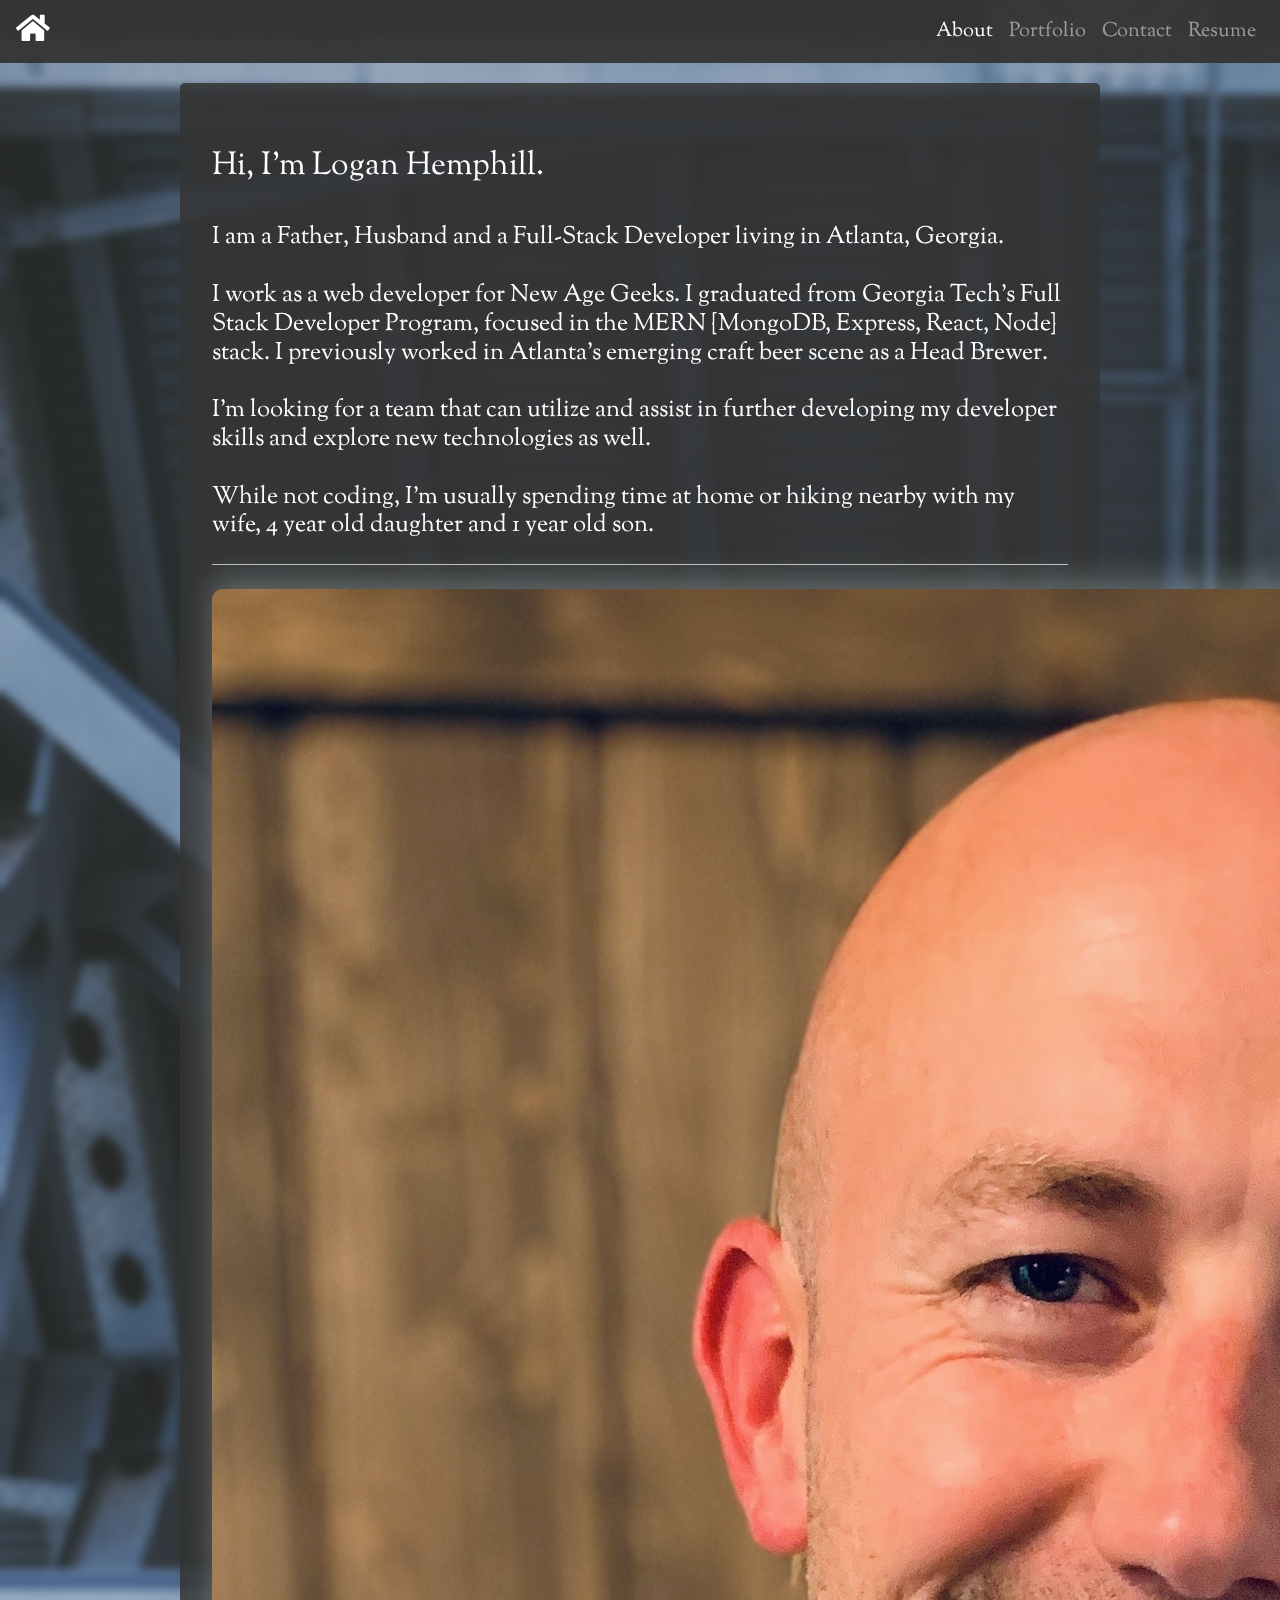
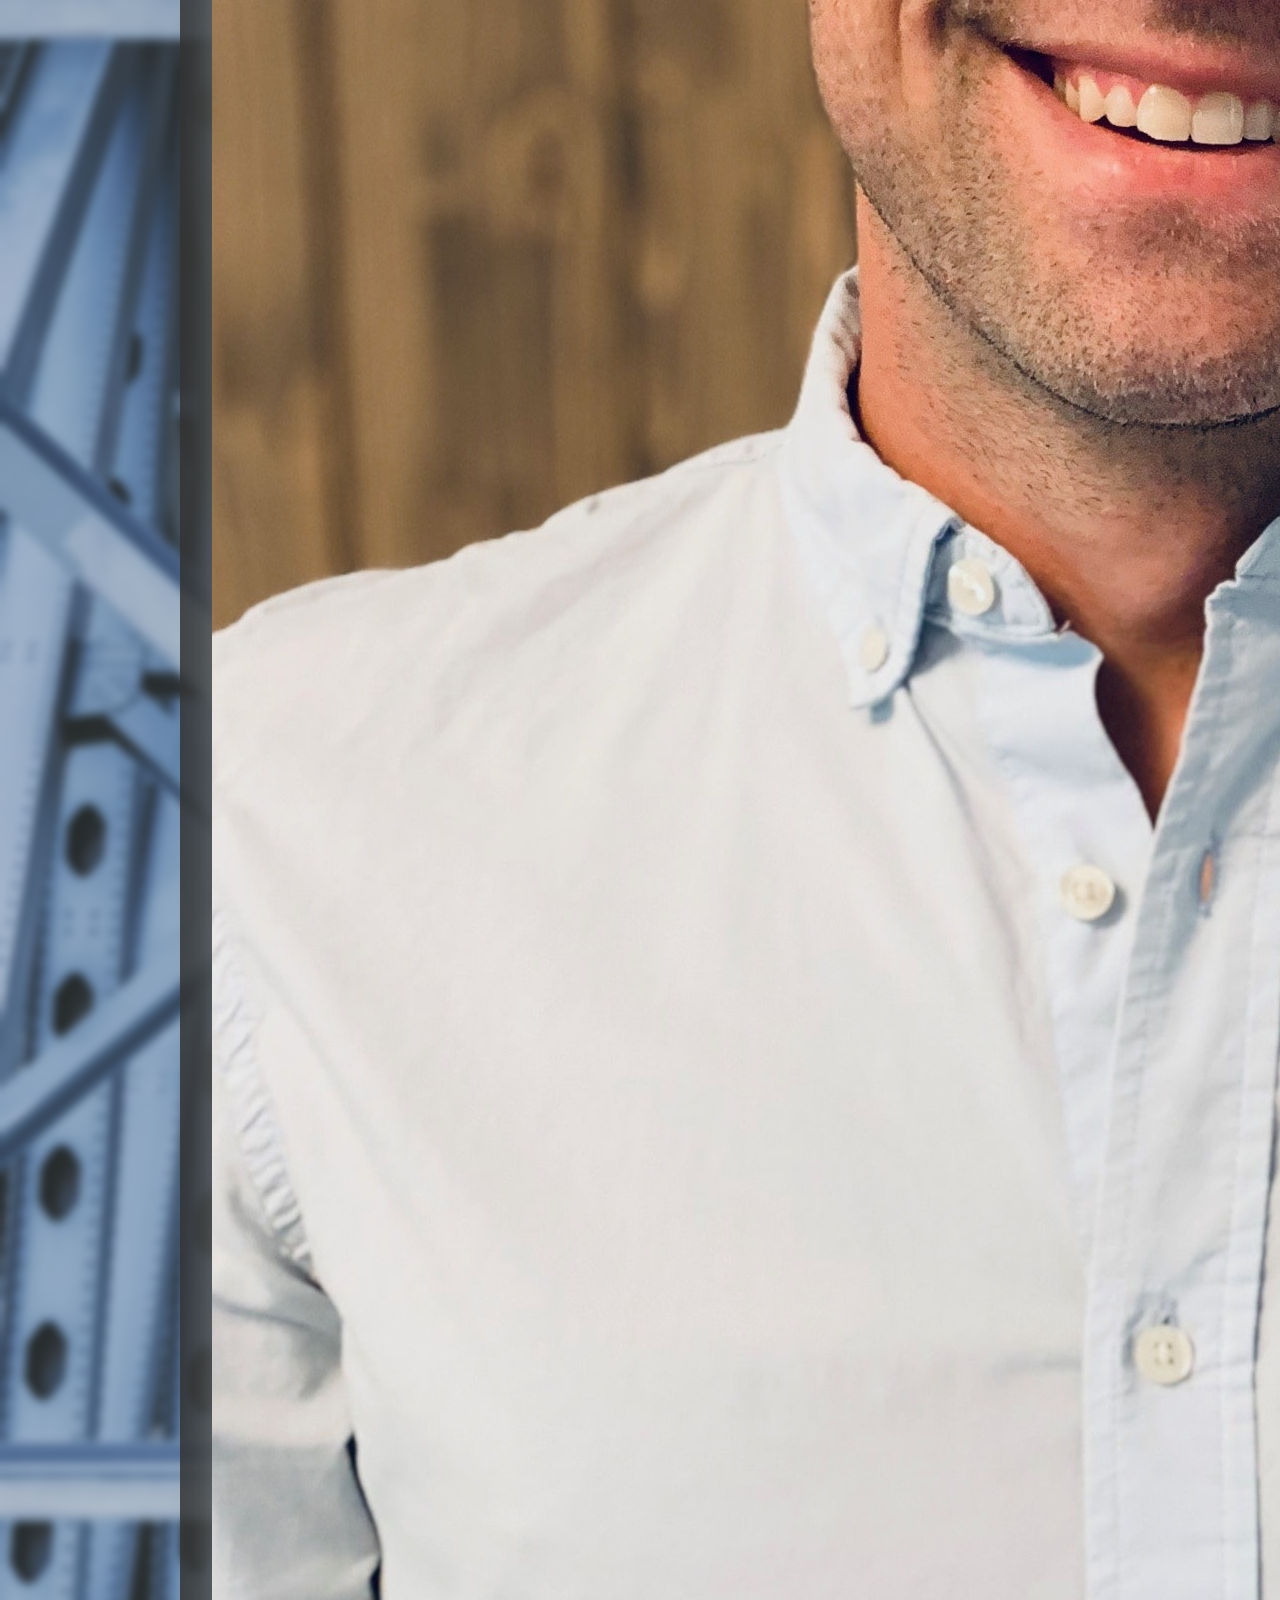
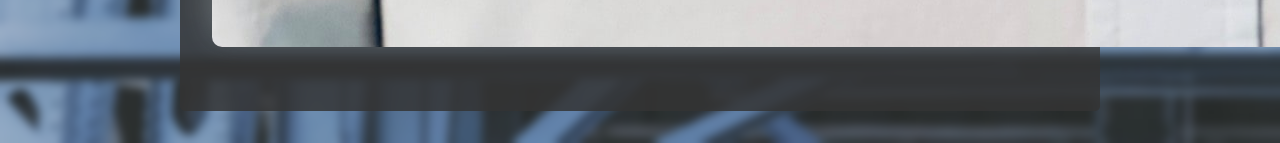
<file: index.html>
<!DOCTYPE html>
<html lang="en">
<head>
    <meta charset="UTF-8">
    <meta name="viewport" content="width=device-width, initial-scale=1.0">
    <meta property="og:image" content="/assets/meta/projectscreenshot.png" />
    <title>Logan Hemphill</title>
    <link rel="stylesheet" href="style.css" type="text/css">
    <link href="https://fonts.googleapis.com/css2?family=Sorts+Mill+Goudy&display=swap" rel="stylesheet">
    <link rel="stylesheet" href="https://stackpath.bootstrapcdn.com/bootstrap/4.4.1/css/bootstrap.min.css" integrity="sha384-Vkoo8x4CGsO3+Hhxv8T/Q5PaXtkKtu6ug5TOeNV6gBiFeWPGFN9MuhOf23Q9Ifjh" crossorigin="anonymous">
    <link href="https://cdnjs.cloudflare.com/ajax/libs/font-awesome/5.15.1/css/all.min.css" rel="stylesheet">
    <!-- Global site tag (gtag.js) - Google Analytics -->
    <script async src="https://www.googletagmanager.com/gtag/js?id=G-658W9H5WNN"></script>
    <script>
      window.dataLayer = window.dataLayer || [];
      function gtag(){dataLayer.push(arguments);}
      gtag('js', new Date());

      gtag('config', 'G-658W9H5WNN');
    </script>

</head>
<body>
    <nav class="navbar navbar-expand-lg navbar-dark">
        <a class="navbar-brand" href="#"><i class="fas fa-home"></i></a>
        <button class="navbar-toggler" type="button" data-toggle="collapse" data-target="#navbarNav" aria-controls="navbarNav" aria-expanded="false" aria-label="Toggle navigation">
          <span class="navbar-toggler-icon"></span>
        </button>
        <div class="collapse navbar-collapse" id="navbarNav">
          <ul class="navbar-nav ml-auto">
            <li class="nav-item active">
              <a class="nav-link" href="index.html">About<span class="sr-only">(current)</span></a>
            </li>
            <li class="nav-item">
              <a class="nav-link" href="portfolio.html">Portfolio</a>
            </li>
            <li class="nav-item">
              <a class="nav-link" href="contact.html">Contact</a>
            </li>
            </li><li class="nav-item">
                <a class="nav-link" href="https://docs.google.com/document/d/1i6aiexfWJKMs-M1T4NbgJuE4h0BM3a5uazQKsr9mnxQ/edit?usp=sharing" target="_blank">Resume</a>
            </li>

          </ul>
        </div>
      </nav>

    <main class="container">
        <div class="row">
            <div class="col-lg-1">
            </div>
            <div class="col-lg-10">
            <section class="jumbotron">
                <div class="row">
                    <div class="col-lg-12">
                        <h2>Hi, I'm Logan Hemphill.</h2>
                          <br>
                          <h4>
                          I am a Father, Husband and a Full-Stack Developer living in Atlanta, Georgia.
                          <br><br>
                          I work as a web developer for New Age Geeks. I graduated from Georgia Tech's Full Stack Developer Program, focused in the MERN {MongoDB, Express, React, Node} stack. I previously worked in Atlanta's emerging craft beer scene as a Head Brewer.
                          <br><br>
                          I'm looking for a team that can utilize and assist in further developing my developer skills and explore new technologies as well.
                          <br><br>
                          While not coding, I'm usually spending time at home or hiking nearby with my wife, 4 year old daughter and 1 year old son.
                          </h4>
                    </div>
                </div>     
                <div class="row">   
                    <div class="col-lg-12">
                        <hr class="mb-4">
                        <!-- <img id="profile" src="assets/profilePic.jpeg" alt="profile picture" style="width: 250px"> -->
                        <img id="profile" src="assets/IMG_4567.JPG" alt="profile picture">
                    </div>
                </div>
            </section>    
            </div>
        </div>
    </main>

    <script src="https://code.jquery.com/jquery-3.4.1.slim.min.js" integrity="sha384-J6qa4849blE2+poT4WnyKhv5vZF5SrPo0iEjwBvKU7imGFAV0wwj1yYfoRSJoZ+n" crossorigin="anonymous"></script>
    <script src="https://cdn.jsdelivr.net/npm/popper.js@1.16.0/dist/umd/popper.min.js" integrity="sha384-Q6E9RHvbIyZFJoft+2mJbHaEWldlvI9IOYy5n3zV9zzTtmI3UksdQRVvoxMfooAo" crossorigin="anonymous"></script>
    <script src="https://stackpath.bootstrapcdn.com/bootstrap/4.4.1/js/bootstrap.min.js" integrity="sha384-wfSDF2E50Y2D1uUdj0O3uMBJnjuUD4Ih7YwaYd1iqfktj0Uod8GCExl3Og8ifwB6" crossorigin="anonymous"></script>
</body>
</html>
</file>
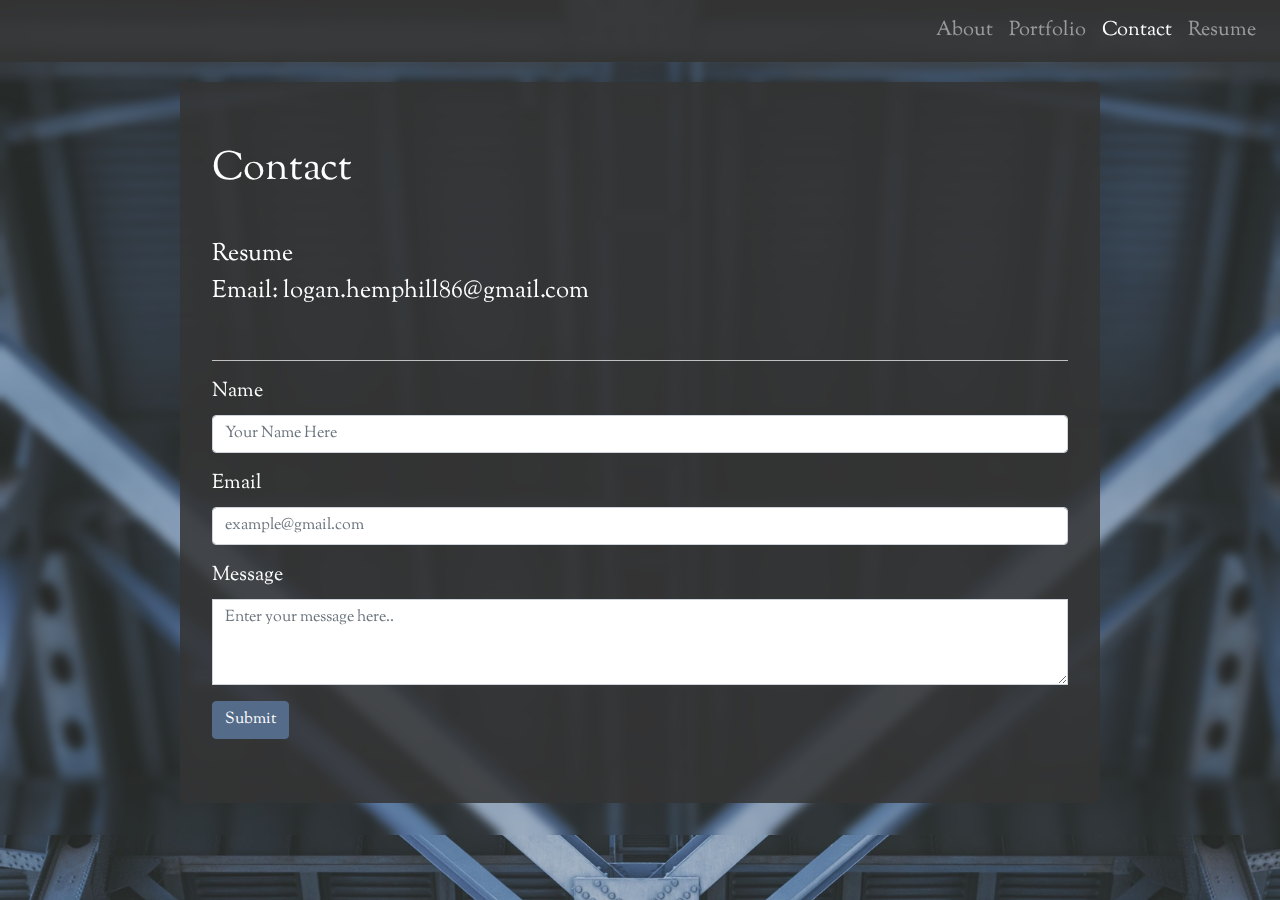
<file: contact.html>
<!DOCTYPE html>
<html lang="en">
<head>
    <meta charset="UTF-8">
    <meta name="viewport" content="width=device-width, initial-scale=1.0">
    <title>Logan Hemphill</title>
    <link rel="stylesheet" href="style.css" type="text/css">
    <link href="https://fonts.googleapis.com/css2?family=Sorts+Mill+Goudy&display=swap" rel="stylesheet">
    <link rel="stylesheet" href="https://stackpath.bootstrapcdn.com/bootstrap/4.4.1/css/bootstrap.min.css" integrity="sha384-Vkoo8x4CGsO3+Hhxv8T/Q5PaXtkKtu6ug5TOeNV6gBiFeWPGFN9MuhOf23Q9Ifjh" crossorigin="anonymous">
    <link rel="stylesheet" href="https://pro.fontawesome.com/releases/v5.10.0/css/all.css" integrity="sha384-AYmEC3Yw5cVb3ZcuHtOA93w35dYTsvhLPVnYs9eStHfGJvOvKxVfELGroGkvsg+p" crossorigin="anonymous"/>
    <!-- Global site tag (gtag.js) - Google Analytics -->
    <script async src="https://www.googletagmanager.com/gtag/js?id=G-658W9H5WNN"></script>
    <script>
      window.dataLayer = window.dataLayer || [];
      function gtag(){dataLayer.push(arguments);}
      gtag('js', new Date());
      gtag('config', 'G-658W9H5WNN');
    </script>

</head>
<body>
    <nav class="navbar navbar-expand-lg navbar-dark">
        <a class="navbar-brand" href="index.html"><i class="fas fa-home"></i></a>
        <button class="navbar-toggler" type="button" data-toggle="collapse" data-target="#navbarNav" aria-controls="navbarNav" aria-expanded="false" aria-label="Toggle navigation">
          <span class="navbar-toggler-icon"></span>
        </button>
        <div class="collapse navbar-collapse" id="navbarNav">
          <ul class="navbar-nav ml-auto">
            <li class="nav-item">
              <a class="nav-link" href="index.html">About</a>
            </li>
            <li class="nav-item">
              <a class="nav-link" href="portfolio.html">Portfolio</a>
            </li>
            <li class="nav-item active">
              <a class="nav-link" href="contact.html">Contact<span class="sr-only">(current)</span></a>
            </li>
            </li><li class="nav-item">
                <a class="nav-link" href="https://docs.google.com/document/d/1i6aiexfWJKMs-M1T4NbgJuE4h0BM3a5uazQKsr9mnxQ/edit?usp=sharing" target="_blank">Resume</a>
            </li>
          </ul>
        </div>
      </nav>
      <main class="container">
        <div class="row">
            <div class="col-lg-1">
            </div>
            <div class="col-lg-10">
            <section class="jumbotron">
                <h1>Contact</h1> 
                <br>
                <h2><a href="https://www.linkedin.com/in/logan-hemphill/"><i class="fab fa-linkedin"></i></a> <a href="https://github.com/86Hemphill"><i class="fab fa-github"></i></a></h2>
                <h4><a href="https://docs.google.com/document/d/1i6aiexfWJKMs-M1T4NbgJuE4h0BM3a5uazQKsr9mnxQ/edit?usp=sharing">Resume</a></h4>
                <h4>Email: logan.hemphill86@gmail.com</h4> 
                <br>
                <div>
                    <form>
                        <hr class="my-12">
                        <div class="form-group">
                          <label for="formGroupExampleInput">Name</label>
                          <input type="text" class="form-control" id="formGroupExampleInput" placeholder="Your Name Here">
                        </div>
                        <div class="form-group">
                          <label for="formGroupExampleInput2">Email</label>
                          <input type="text" class="form-control" id="formGroupExampleInput2" placeholder="example@gmail.com">
                        </div>
                        <div class="form-group">
                            <label for="exampleFormControlTextarea2">Message</label>
                            <textarea class="form-control rounded-0" id="exampleFormControlTextarea2" rows="3" placeholder="Enter your message here.."></textarea>
                          </div>
                        <div>
                            <a class="btn btn-primary btn-med" href="mailto:logan.hemphill86@gmail.com" role="button">Submit</a>
                        </div>
                      </form>
                </div>  
            </section>    
            </div>
        </div>
      </main>
          
     <script src="https://code.jquery.com/jquery-3.4.1.slim.min.js" integrity="sha384-J6qa4849blE2+poT4WnyKhv5vZF5SrPo0iEjwBvKU7imGFAV0wwj1yYfoRSJoZ+n" crossorigin="anonymous"></script>
    <script src="https://cdn.jsdelivr.net/npm/popper.js@1.16.0/dist/umd/popper.min.js" integrity="sha384-Q6E9RHvbIyZFJoft+2mJbHaEWldlvI9IOYy5n3zV9zzTtmI3UksdQRVvoxMfooAo" crossorigin="anonymous"></script>
    <script src="https://stackpath.bootstrapcdn.com/bootstrap/4.4.1/js/bootstrap.min.js" integrity="sha384-wfSDF2E50Y2D1uUdj0O3uMBJnjuUD4Ih7YwaYd1iqfktj0Uod8GCExl3Og8ifwB6" crossorigin="anonymous"></script>
</body>
</html>
</file>
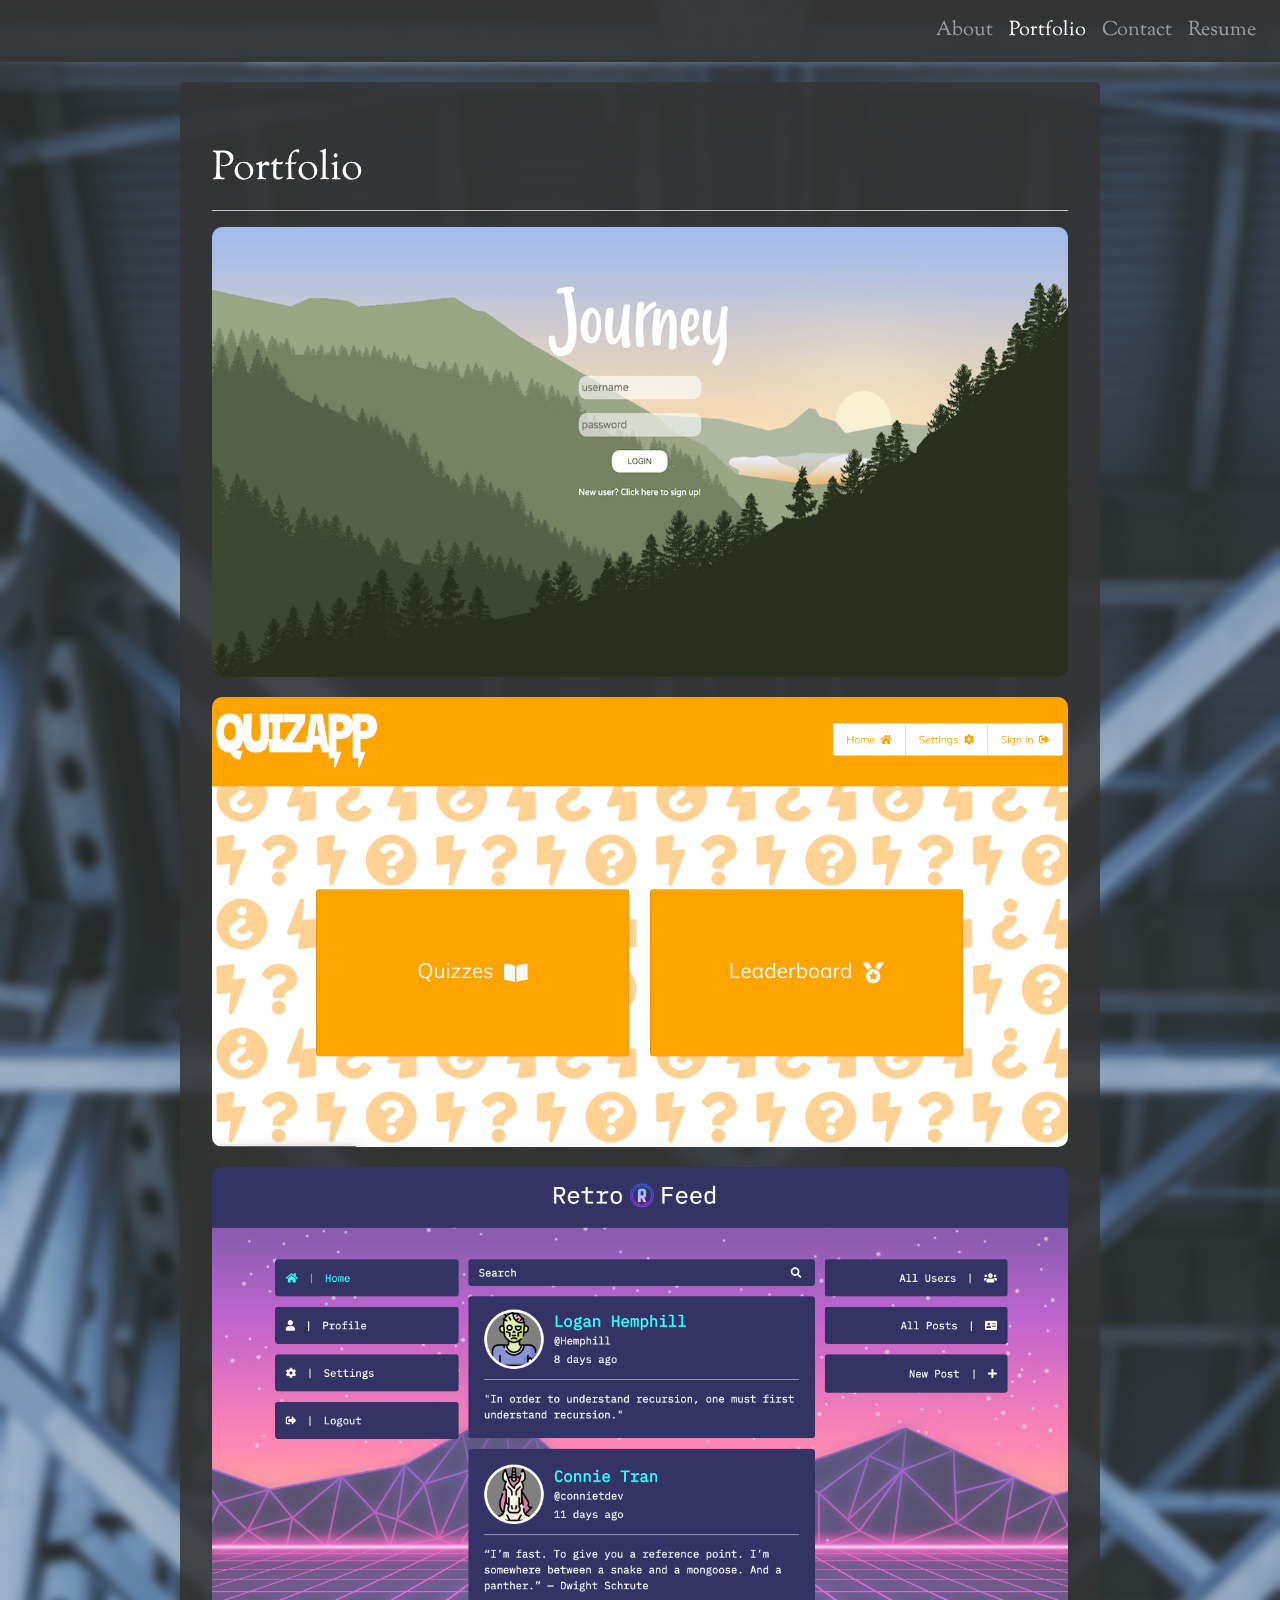
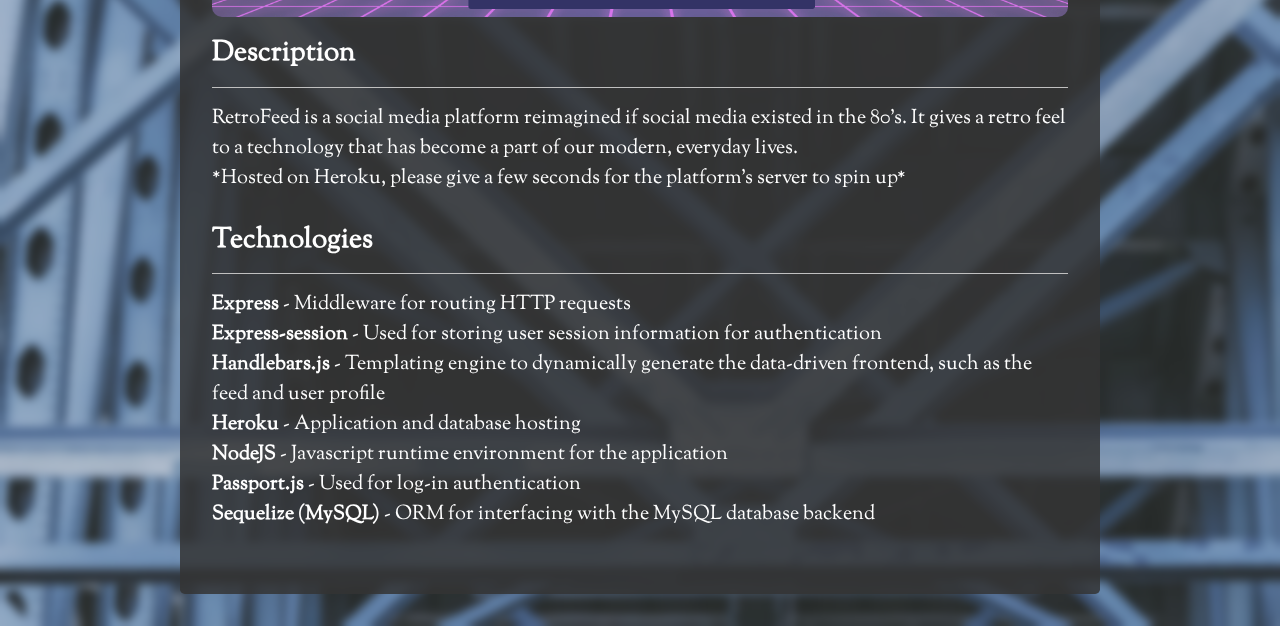
<file: portfolio.html>
<!DOCTYPE html>
<html lang="en">
<head>
    <meta charset="UTF-8">
    <meta name="viewport" content="width=device-width, initial-scale=1.0">
    <title>Logan Hemphill</title>
    <link rel="stylesheet" href="style.css" type="text/css">
    <link href="https://fonts.googleapis.com/css2?family=Sorts+Mill+Goudy&display=swap" rel="stylesheet">
    <link rel="stylesheet" href="https://stackpath.bootstrapcdn.com/bootstrap/4.4.1/css/bootstrap.min.css" integrity="sha384-Vkoo8x4CGsO3+Hhxv8T/Q5PaXtkKtu6ug5TOeNV6gBiFeWPGFN9MuhOf23Q9Ifjh" crossorigin="anonymous">
    <link rel="stylesheet" href="https://pro.fontawesome.com/releases/v5.10.0/css/all.css" integrity="sha384-AYmEC3Yw5cVb3ZcuHtOA93w35dYTsvhLPVnYs9eStHfGJvOvKxVfELGroGkvsg+p" crossorigin="anonymous"/>
    <!-- Global site tag (gtag.js) - Google Analytics -->
    <script async src="https://www.googletagmanager.com/gtag/js?id=G-658W9H5WNN"></script>
    <script>
    window.dataLayer = window.dataLayer || [];
    function gtag(){dataLayer.push(arguments);}
    gtag('js', new Date());

    gtag('config', 'G-658W9H5WNN');
    </script>

</head>
<body>
    <nav class="navbar navbar-expand-lg navbar-dark">
        <a class="navbar-brand" href="index.html"><i class="fas fa-home"></i></a>
        <button class="navbar-toggler" type="button" data-toggle="collapse" data-target="#navbarNav" aria-controls="navbarNav" aria-expanded="false" aria-label="Toggle navigation">
          <span class="navbar-toggler-icon"></span>
        </button>
        <div class="collapse navbar-collapse" id="navbarNav">
          <ul class="navbar-nav ml-auto">
            <li class="nav-item">
              <a class="nav-link" href="index.html">About</a>
            </li>
            <li class="nav-item active">
              <a class="nav-link" href="portfolio.html">Portfolio<span class="sr-only">(current)</span></a>
            </li>
            <li class="nav-item">
              <a class="nav-link" href="contact.html">Contact</a>
            </li>
            </li><li class="nav-item">
                <a class="nav-link" href="https://docs.google.com/document/d/1i6aiexfWJKMs-M1T4NbgJuE4h0BM3a5uazQKsr9mnxQ/edit?usp=sharing" target="_blank">Resume</a>
            </li>
          </ul>
        </div>
      </nav>
      <main class="container">
        <div class="row">
            <div class="col-lg-1">
            </div>
            <div class="col-lg-10">
            <section class="jumbotron">
                <div class="row">
                    <div class="col-lg-12">
                        <h1>Portfolio <a href="https://github.com/86Hemphill"><i class="fab fa-github"></i></a></h1>
                        <hr class="my-12">
                    </div>    
                </div>   
                <div class="row">
                    <div class="col-lg-12 proj1">
                        <div class="hero-image1">
                            <!-- <div class="imgtext">
                                <h5>Journey</h5>
                            </div> -->
                        </div>
                    </div>    
                </div>  
                <div class="row">
                    <div class="col-lg-12 proj2">
                        <div class="hero-image2">
                            <!-- <div class="imgtext">
                                <h5><a href="https://quiz-app-project.herokuapp.com/">QuizApp!</a></h5>
                            </div> -->
                        </div>
                </div>
                </div> 
                <div class="row">
                    <div class="col-lg-12 proj3">
                        <div class="hero-image3">
                            <!-- <div class="imgtext">
                                <h5><a href="https://retro-feed.herokuapp.com/">Retro-Feed</a></h5>
                            </div> -->
                        </div>
                        <section>
                            <h3><b>Description</b></h3>
                            <hr>
                            RetroFeed is a social media platform reimagined if social media existed in the 80's. It gives a retro feel to a technology that has become a part of our modern, everyday lives.<br>
                            *Hosted on Heroku, please give a few seconds for the platform's server to spin up*<br><br>
                            <h3><b>Technologies</b></h3>
                            <hr>
                                <b>Express</b> - Middleware for routing HTTP requests<br>
                                <b>Express-session</b> - Used for storing user session information for authentication<br>
                                <b>Handlebars.js</b> - Templating engine to dynamically generate the data-driven frontend, such as the feed and user profile<br>
                                <b>Heroku</b> - Application and database hosting<br>
                                <b>NodeJS</b> - Javascript runtime environment for the application<br>
                                <b>Passport.js</b> - Used for log-in authentication<br>
                                <b>Sequelize (MySQL)</b> - ORM for interfacing with the MySQL database backend
                            <!-- </h4> -->
                        </section>
                    </div>    
                </div> 
            </section>    
            </div>
        </div>
      </main>

    <script src="https://code.jquery.com/jquery-3.4.1.slim.min.js" integrity="sha384-J6qa4849blE2+poT4WnyKhv5vZF5SrPo0iEjwBvKU7imGFAV0wwj1yYfoRSJoZ+n" crossorigin="anonymous"></script>
    <script src="https://cdn.jsdelivr.net/npm/popper.js@1.16.0/dist/umd/popper.min.js" integrity="sha384-Q6E9RHvbIyZFJoft+2mJbHaEWldlvI9IOYy5n3zV9zzTtmI3UksdQRVvoxMfooAo" crossorigin="anonymous"></script>
    <script src="https://stackpath.bootstrapcdn.com/bootstrap/4.4.1/js/bootstrap.min.js" integrity="sha384-wfSDF2E50Y2D1uUdj0O3uMBJnjuUD4Ih7YwaYd1iqfktj0Uod8GCExl3Og8ifwB6" crossorigin="anonymous"></script>
    <script src="index.js"></script>
</body>
</html>
</file>
<file: style.css>
.container {
    color: white;
    font-family: 'Sorts Mill Goudy', serif;
    font-size: 20px;
}

body {
    background-image: url("assets/lance-anderson-GpEuMWkk9U4-unsplash.jpg");
    background-size: cover;
    backdrop-filter: blur(5px);
  }

p {
    text-indent: 20px;
    text-shadow: 
        -1px -1px 0px rgb(100, 100, 100),
         0px -1px 0px rgb(100, 100, 100),
         1px -1px 0px rgb(100, 100, 100),
        -1px  0px 0px rgb(100, 100, 100),
         1px  0px 0px rgb(100, 100, 100),
        -1px  1px 0px rgb(100, 100, 100),
         0px  1px 0px rgb(100, 100, 100),
         1px  1px 0px rgb(100, 100, 100);

}

h4 a, 
i {
    color: white;
}

h4 a:hover, 
i:hover {
    color: silver;
    text-decoration: none;
}

.navbar {
    background-color: rgba(52, 52, 52, .95) !important;
    margin-bottom: 20px;
    font-family: 'Sorts Mill Goudy', serif;
    font-size: 20px;
}

.navbar i {
    font-size: 30px;
}

#profile {
    display:block;
    margin-left:auto;
    margin-right:auto;
    box-shadow: 0px -10px 30px rgb(208, 225, 225, .3);
    border-radius: 10px;
}

.jumbotron {
    color:  white;
    background-color: rgba(52, 52, 52, .85) !important;
}

.btn-primary,
.btn-primary:active,
.btn-primary:visited,
.btn-primary:focus {
    background-color: #546b8a !important;
    border-color: #546b8a !important;

}

.btn-primary:hover {
    color: silver !important;

}

.proj1:hover,
.proj2:hover,
.proj3:hover {
    cursor: pointer;
}

.hero-image1 {
    background-image: url("assets/journeyLogin.png");
    height: 450px;
    background-position: center;
    background-repeat: no-repeat;
    background-size: cover;
    position: relative;
    margin-bottom: 20px;
    border-radius: 10px;
}

.hero-image2 {
    background-image: url("assets/QuizAppScreenshot.png");
    height: 450px;
    background-position: center;
    background-repeat: no-repeat;
    background-size: cover;
    position: relative;
    border-radius: 10px;
    margin-bottom: 20px;
}

.hero-image3 {
    background-image: url("assets/retro-feed-screenshot.png");
    height: 450px;
    background-position: center;
    background-repeat: no-repeat;
    background-size: cover;
    position: relative;
    border-radius: 10px;
    margin-bottom: 20px;
}

.proj1:hover {
    color: silver !important;
    text-decoration: none;
}

.imgtext  {
    text-align: center;
    background-color: #306455;
    position: absolute;
    bottom: 0;
    left: 0;
    right: 0;
    padding-top: 3px;
    height: 30px;
    color: white;
    border-bottom-left-radius: 5px;
    border-bottom-right-radius: 5px;
}   

.page-footer {
    position: fixed;
    bottom: 0;
    width: 100%;
    color:  white;
    background-color: rgba(48, 100, 85, .6) !important;
}

hr {
    border-color: silver !important;
}
</file>
